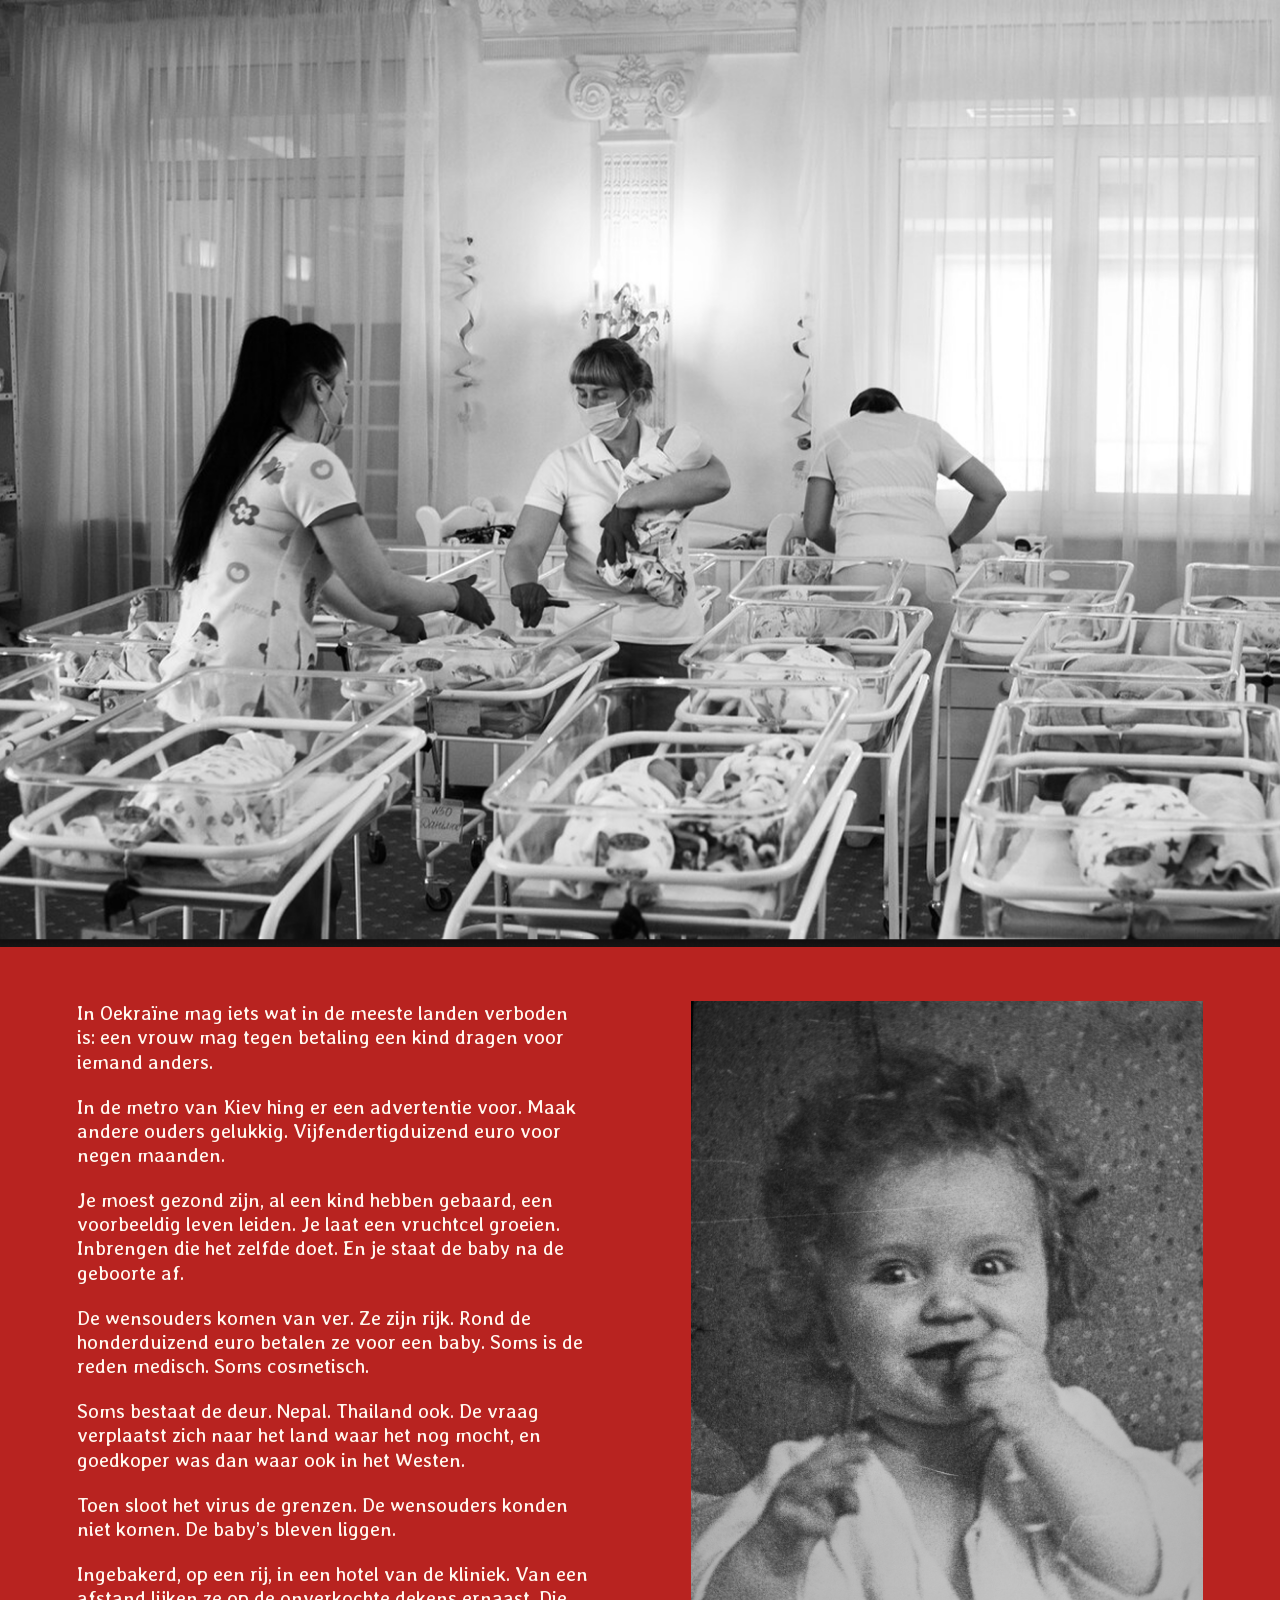
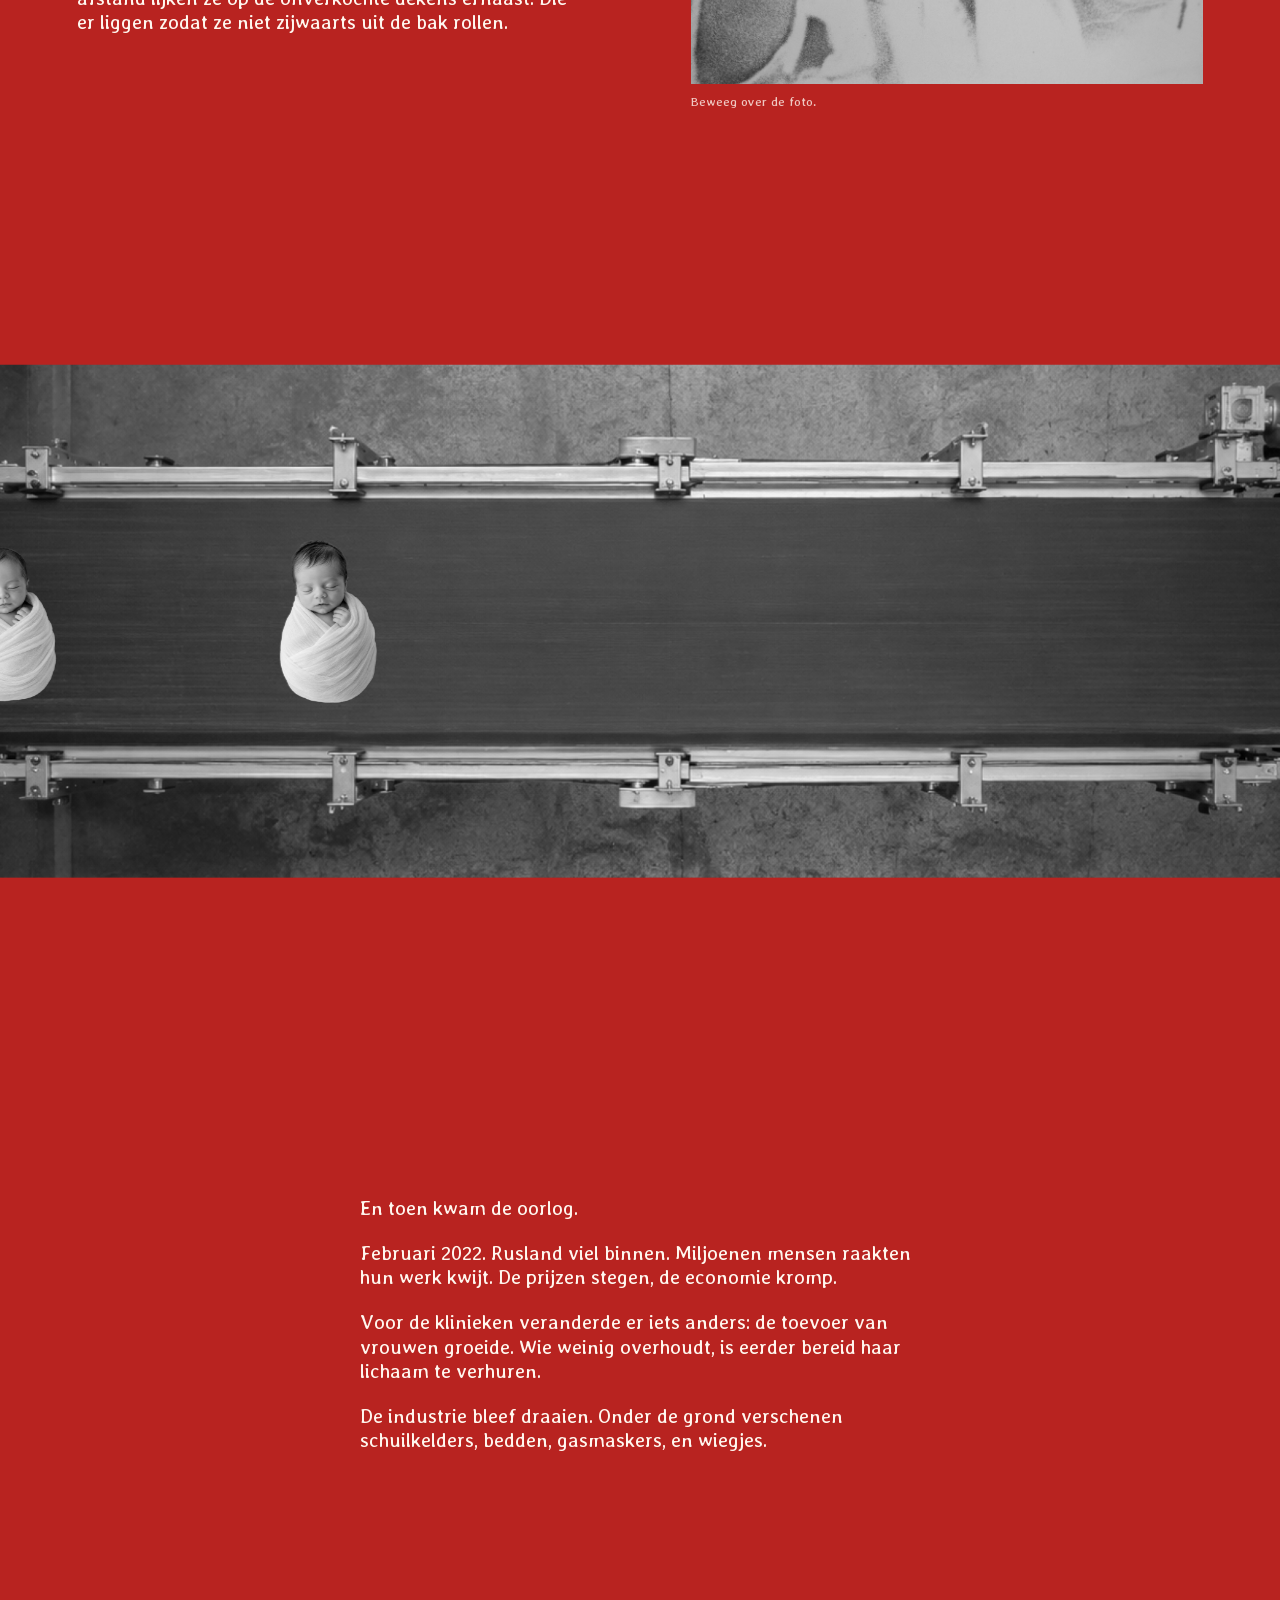
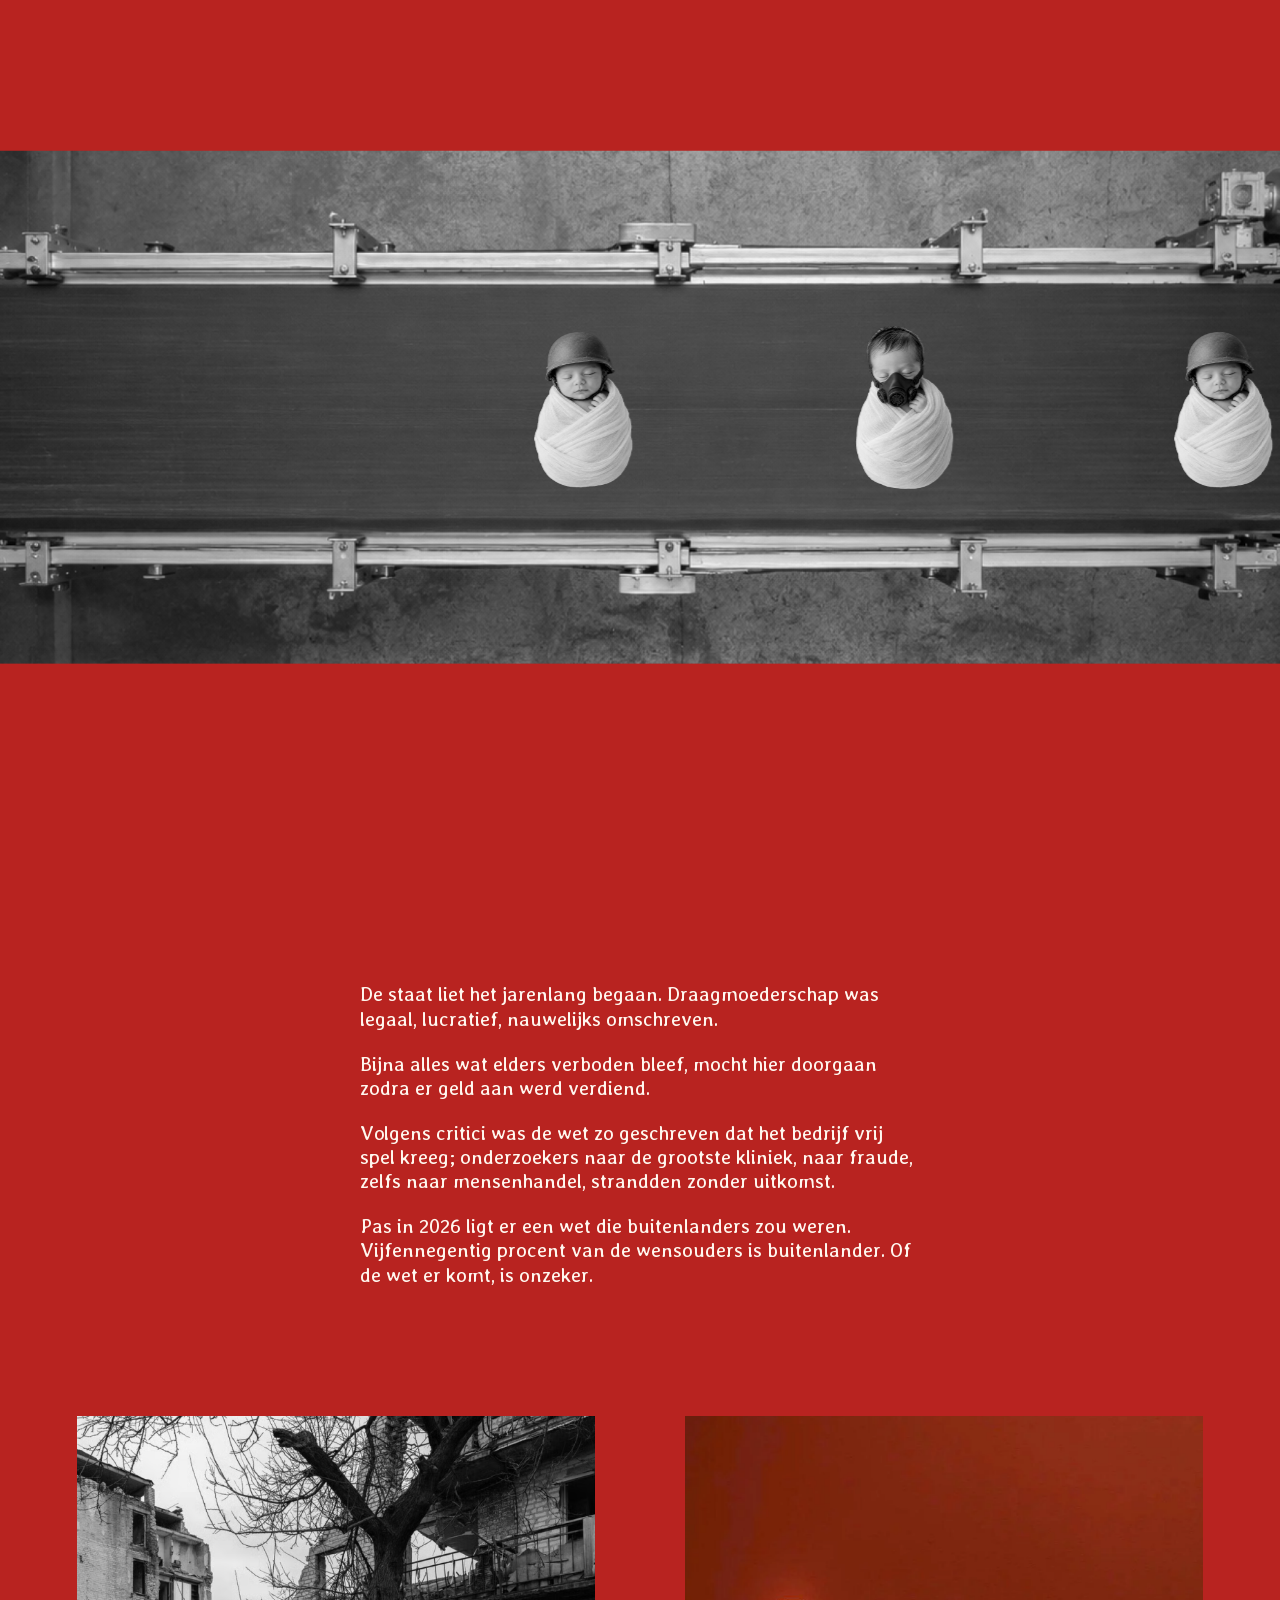
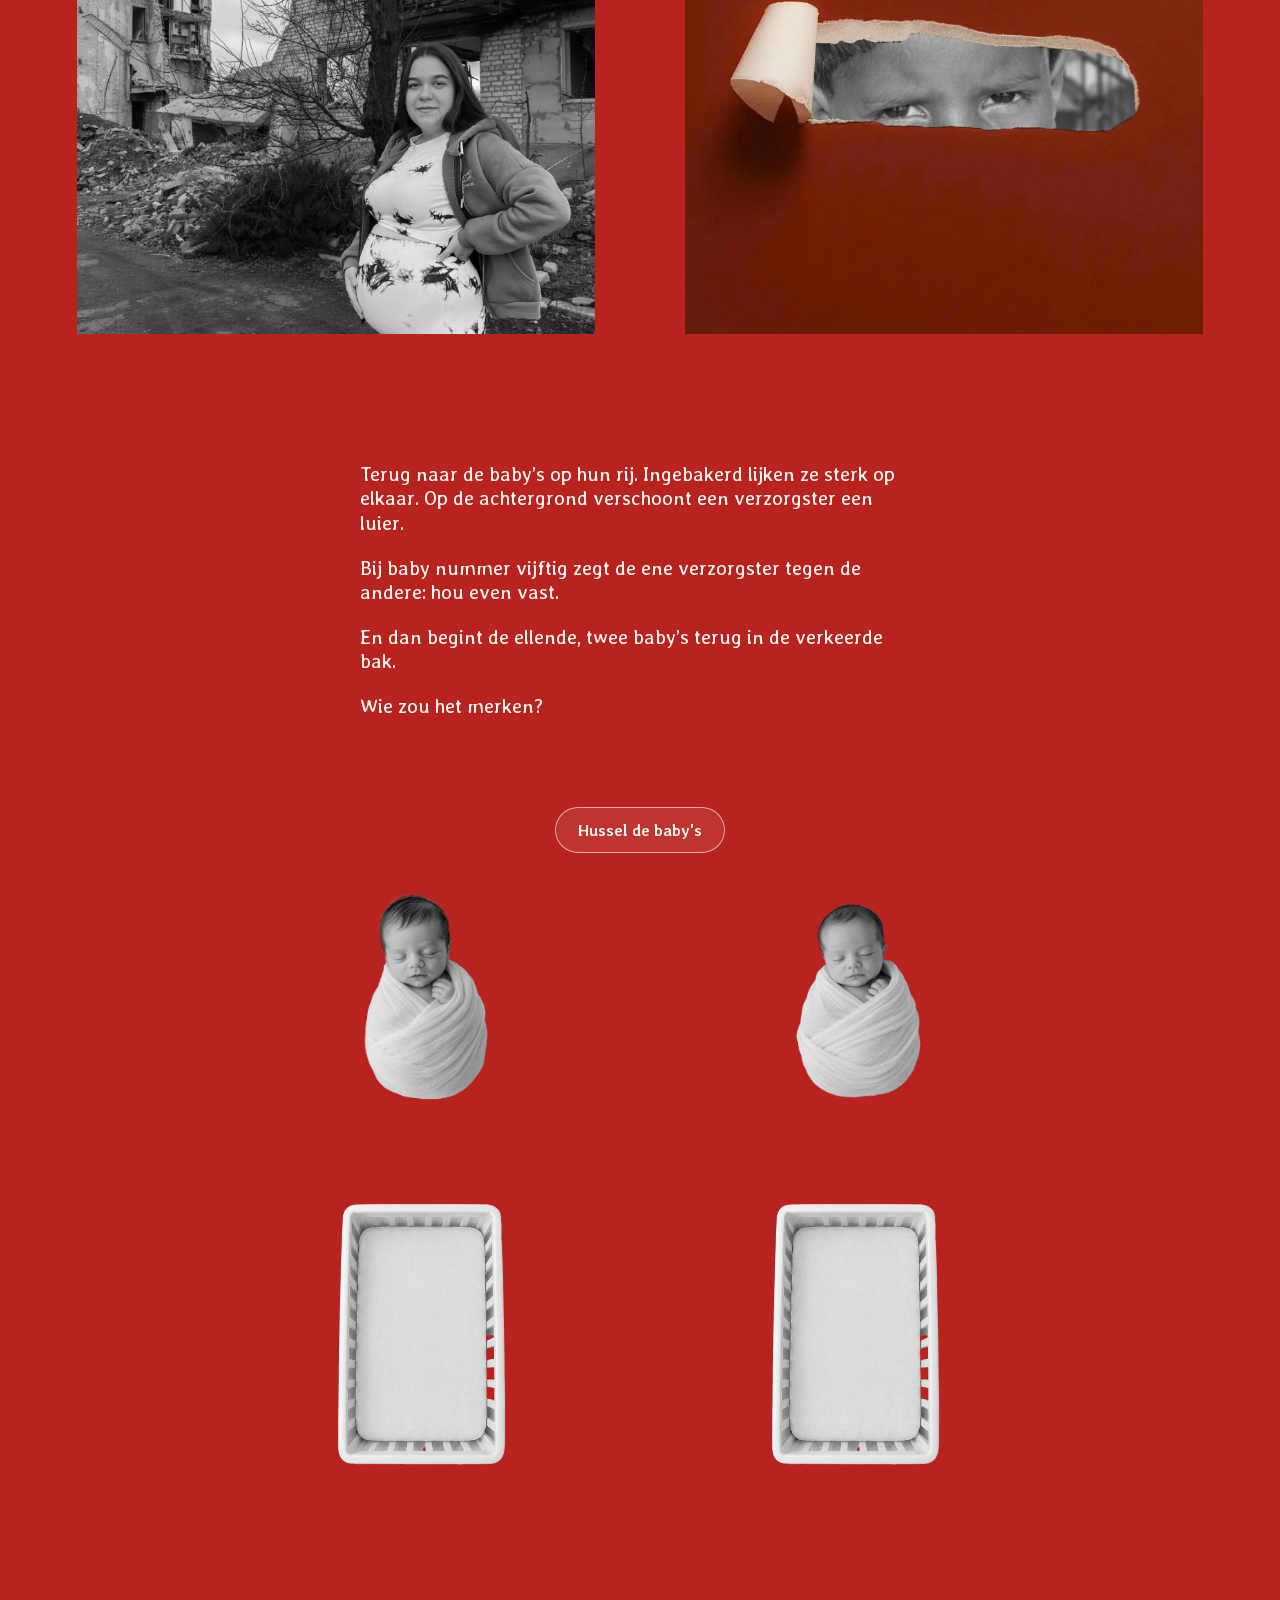
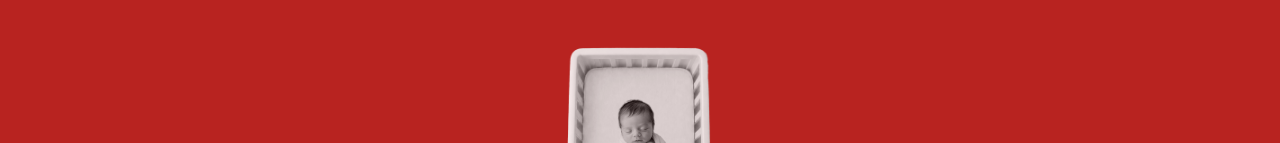
<file: surrogate/index.html>
<!doctype html>
<html lang="nl">
  <head>
    <meta charset="utf-8">
    <meta name="viewport" content="width=device-width, initial-scale=1">
    <title>Andere ouders gelukkig</title>
    <link rel="preconnect" href="https://fonts.googleapis.com">
    <link rel="preconnect" href="https://fonts.gstatic.com" crossorigin>
    <link href="https://fonts.googleapis.com/css2?family=Averia+Libre:wght@300;400;700&display=swap" rel="stylesheet">
    <link rel="stylesheet" href="styles.css">
  </head>
  <body>
    <main>
      <section class="hero hero-audio" aria-label="Het vruchtbaarste land van Europa">
        <img class="hero-image" src="nurses-with-babies.png" alt="Verzorgsters in een kamer vol wiegjes">
        <h1 class="hero-title">Het vruchtbaarste land van Europa</h1>
        <audio class="scroll-audio nursery-audio" src="baby_nursery_audio.mp3" preload="auto" autoplay loop muted data-volume="0.72"></audio>
      </section>

      <section class="intro section-pad">
        <div class="text-block">
          <p>In Oekraïne mag iets wat in de meeste landen verboden is: een vrouw mag tegen betaling een kind dragen voor iemand anders.</p>
          <p>In de metro van Kiev hing er een advertentie voor. Maak andere ouders gelukkig. Vijfendertigduizend euro voor negen maanden.</p>
          <p>Je moest gezond zijn, al een kind hebben gebaard, een voorbeeldig leven leiden. Je laat een vruchtcel groeien. Inbrengen die het zelfde doet. En je staat de baby na de geboorte af.</p>
          <p>De wensouders komen van ver. Ze zijn rijk. Rond de honderduizend euro betalen ze voor een baby. Soms is de reden medisch. Soms cosmetisch.</p>
          <p>Soms bestaat de deur. Nepal. Thailand ook. De vraag verplaatst zich naar het land waar het nog mocht, en goedkoper was dan waar ook in het Westen.</p>
          <p>Toen sloot het virus de grenzen. De wensouders konden niet komen. De baby’s bleven liggen.</p>
          <p>Ingebakerd, op een rij, in een hotel van de kliniek. Van een afstand lijken ze op de onverkochte dekens ernaast. Die er liggen zodat ze niet zijwaarts uit de bak rollen.</p>
        </div>

        <figure class="price-scene" aria-label="Interactieve babyfoto met prijsstickers">
          <img class="baby-price" src="baby_voor_prijssticker.png" alt="Zwart-wit babyportret">
          <div class="sticker-layer" aria-hidden="true"></div>
          <figcaption>Beweeg over de foto.</figcaption>
        </figure>
      </section>

      <section class="belt-stage belt-stage-one" data-direction="right">
        <div class="belt-frame">
          <img class="belt-base" src="lopende-band-zonder-benen.png" alt="Lopende band">
          <div class="belt-babies belt-babies-right" aria-hidden="true">
            <img src="babyA.png" alt="">
            <img src="babyB.png" alt="">
            <img src="babyA.png" alt="">
            <img src="babyB.png" alt="">
            <img src="babyA.png" alt="">
          </div>
        </div>
      </section>

      <section class="text-only section-pad war-audio bunker-zone" aria-label="En toen kwam de oorlog">
        <div class="text-block narrow">
          <p>En toen kwam de oorlog.</p>
          <p>Februari 2022. Rusland viel binnen. Miljoenen mensen raakten hun werk kwijt. De prijzen stegen, de economie kromp.</p>
          <p>Voor de klinieken veranderde er iets anders: de toevoer van vrouwen groeide. Wie weinig overhoudt, is eerder bereid haar lichaam te verhuren.</p>
          <p>De industrie bleef draaien. Onder de grond verschenen schuilkelders, bedden, gasmaskers, en wiegjes.</p>
        </div>
        <audio class="scroll-audio bunker-audio" src="bunker.mp3" preload="auto" autoplay loop muted data-volume="0.72"></audio>
      </section>

      <section class="belt-stage belt-stage-two bunker-zone" data-direction="left">
        <div class="belt-frame">
          <img class="belt-base" src="lopende-band-zonder-benen.png" alt="Lopende band zonder benen">
          <div class="belt-babies belt-babies-left" aria-hidden="true">
            <img src="helm.png" alt="">
            <img src="gasmask.png" alt="">
            <img src="helm.png" alt="">
            <img src="gasmask.png" alt="">
            <img src="helm.png" alt="">
            <img src="gasmask.png" alt="">
          </div>
        </div>
      </section>

      <section class="text-only section-pad">
        <div class="text-block narrow">
          <p>De staat liet het jarenlang begaan. Draagmoederschap was legaal, lucratief, nauwelijks omschreven.</p>
          <p>Bijna alles wat elders verboden bleef, mocht hier doorgaan zodra er geld aan werd verdiend.</p>
          <p>Volgens critici was de wet zo geschreven dat het bedrijf vrij spel kreeg; onderzoekers naar de grootste kliniek, naar fraude, zelfs naar mensenhandel, strandden zonder uitkomst.</p>
          <p>Pas in 2026 ligt er een wet die buitenlanders zou weren. Vijfennegentig procent van de wensouders is buitenlander. Of de wet er komt, is onzeker.</p>
        </div>
      </section>

      <section class="portrait-choice section-pad" id="verhalen">
        <button class="portrait-card karina-card" type="button" data-story="karina" aria-haspopup="dialog">
          <span class="portrait-thumb karina-thumb">
            <img class="karina-base" src="karina_rubbish.png" alt="Karina voor verwoeste gebouwen">
            <img class="karina-hover" src="frame-7.png" alt="">
          </span>
          <span>Karina</span>
        </button>
        <button class="portrait-card wei-card" type="button" data-story="wei" aria-haspopup="dialog">
          <span class="tear-thumb">
            <img class="wei-under" src="weithumb.png" alt="">
            <img class="tear-over" src="peeping-1.png" alt="">
          </span>
          <span>Wei</span>
        </button>
      </section>

      <section class="text-only section-pad">
        <div class="text-block wide">
          <p>Terug naar de baby’s op hun rij. Ingebakerd lijken ze sterk op elkaar. Op de achtergrond verschoont een verzorgster een luier.</p>
          <p>Bij baby nummer vijftig zegt de ene verzorgster tegen de andere: hou even vast.</p>
          <p>En dan begint de ellende, twee baby’s terug in de verkeerde bak.</p>
          <p>Wie zou het merken?</p>
        </div>
      </section>

      <section class="shuffle-game section-pad" aria-labelledby="shuffle-title">
        <h1 id="shuffle-title" class="sr-only">Wie hoort waar?</h1>
        <button class="shuffle-button" type="button">Hussel de baby's</button>
        <div class="game-board">
          <div class="ambient-cribs" aria-hidden="true">
            <div class="ambient-crib ambient-crib-left top"><img src="Wieg.png" alt=""><img class="ambient-baby" src="babyA.png" alt=""></div>
            <div class="ambient-crib ambient-crib-right top"><img src="Wieg.png" alt=""><img class="ambient-baby" src="babyB.png" alt=""></div>
            <div class="ambient-crib ambient-crib-left bottom"><img src="Wieg.png" alt=""><img class="ambient-baby" src="babyB.png" alt=""></div>
            <div class="ambient-crib ambient-crib-mid bottom"><img src="Wieg.png" alt=""><img class="ambient-baby" src="babyA.png" alt=""></div>
            <div class="ambient-crib ambient-crib-right bottom"><img src="Wieg.png" alt=""><img class="ambient-baby" src="babyA.png" alt=""></div>
          </div>
          <div class="baby-pool" aria-label="Sleepbare baby's">
            <div class="baby-start" data-home="a">
              <button class="game-baby" type="button" draggable="true" data-baby="a" aria-label="Baby A">
                <img src="babyA.png" alt="">
              </button>
            </div>
            <div class="baby-start" data-home="b">
              <button class="game-baby" type="button" draggable="true" data-baby="b" aria-label="Baby B">
                <img src="babyB.png" alt="">
              </button>
            </div>
          </div>
          <div class="crib-row">
            <div class="crib-slot" data-accept="a" aria-label="Wieg links">
              <img src="Wieg.png" alt="">
            </div>
            <div class="crib-slot" data-accept="b" aria-label="Wieg rechts">
              <img src="Wieg.png" alt="">
            </div>
          </div>
        </div>
        <p class="game-result sr-only" role="status" aria-live="polite">Sleep de twee baby’s naar de wiegjes.</p>
      </section>
    </main>

    <dialog class="story-dialog" aria-labelledby="dialog-title">
      <button class="close-dialog" type="button" aria-label="Sluit verhaal">×</button>
      <div class="dialog-media"></div>
      <div class="dialog-copy">
        <p class="dialog-kicker">Portret</p>
        <h2 id="dialog-title"></h2>
        <p class="dialog-text"></p>
      </div>
    </dialog>

    <script src="script.js"></script>
  </body>
</html>
</file>
<file: surrogate/styles.css>
:root {
  --red: #b82320;
  --red-dark: #8d1a16;
  --paper: #f5eee4;
  --ink: #fff7ef;
  --black: #161313;
  --article-size: clamp(17px, 1.55vw, 24px);
  --page-margin: clamp(32px, 6vw, 124px);
}

* {
  box-sizing: border-box;
}

html {
  background: var(--red);
  color: var(--ink);
  font-family: "Averia Libre", Arial, Helvetica, sans-serif;
  scroll-behavior: smooth;
}

body {
  margin: 0;
  min-width: 320px;
  background: var(--red);
}

img {
  display: block;
  max-width: 100%;
}

button {
  font: inherit;
}

.sr-only {
  position: absolute;
  width: 1px;
  height: 1px;
  padding: 0;
  margin: -1px;
  overflow: hidden;
  clip: rect(0, 0, 0, 0);
  white-space: nowrap;
  border: 0;
}

.section-pad {
  width: auto;
  margin-left: var(--page-margin);
  margin-right: var(--page-margin);
}

.hero {
  position: relative;
  width: 100vw;
  min-height: clamp(520px, 74vw, 960px);
  margin: 0 0 42px;
  overflow: hidden;
  display: grid;
  place-items: center;
  background: var(--black);
}

.hero-image {
  width: 100%;
  height: 100%;
  min-height: inherit;
  object-fit: cover;
  filter: grayscale(1);
  transition: filter 420ms ease, transform 420ms ease, opacity 420ms ease;
}

.hero::after {
  content: "";
  position: absolute;
  inset: 0;
  background: rgba(0, 0, 0, 0);
  transition: background 420ms ease;
  pointer-events: none;
}

.hero-title {
  position: absolute;
  z-index: 1;
  width: min(1180px, calc(100vw - 40px));
  margin: 0;
  color: var(--ink);
  text-align: center;
  font-size: clamp(46px, 8vw, 132px);
  font-weight: 700;
  line-height: 0.92;
  opacity: 0;
  transform: translateY(18px);
  transition: opacity 420ms ease, transform 420ms ease;
}

.hero:hover .hero-image,
.hero:focus-within .hero-image,
.hero.is-hovered .hero-image {
  filter: grayscale(1) blur(8px);
  transform: scale(1.025);
  opacity: 0.72;
}

.hero:hover::after,
.hero:focus-within::after,
.hero.is-hovered::after {
  background: rgba(0, 0, 0, 0.22);
}

.hero:hover .hero-title,
.hero:focus-within .hero-title,
.hero.is-hovered .hero-title {
  opacity: 1;
  transform: translateY(0);
}

.intro {
  display: grid;
  grid-template-columns: minmax(260px, 540px) minmax(260px, 660px);
  gap: clamp(36px, 8vw, 120px);
  align-items: start;
  padding: 12px 0 22px;
}

.text-block {
  font-size: var(--article-size);
  line-height: 1.22;
  max-width: 560px;
}

.text-block p {
  margin: 0 0 1.05em;
}

.text-block.narrow {
  margin-left: 0;
}

.text-block.wide {
  max-width: 560px;
  margin-left: 0;
}

.price-scene {
  position: relative;
  margin: 0;
  width: min(100%, 610px);
  cursor: crosshair;
}

.baby-price {
  filter: grayscale(1);
}

.price-scene figcaption {
  color: rgba(255, 247, 239, 0.78);
  font-size: 13px;
  margin-top: 10px;
}

.sticker-layer {
  position: absolute;
  inset: 0;
  pointer-events: none;
  overflow: hidden;
}

.price-sticker {
  position: absolute;
  width: clamp(60px, 7vw, 112px);
  transform: translate(-50%, -50%) rotate(var(--rot));
  opacity: 0;
  animation: stickerIn 420ms ease forwards;
  filter: drop-shadow(0 7px 8px rgba(0, 0, 0, 0.35));
}

@keyframes stickerIn {
  to {
    opacity: 1;
    transform: translate(-50%, -50%) rotate(var(--rot)) scale(1.03);
  }
}

.belt-stage {
  overflow: hidden;
  padding: 0 0 40px;
}

.belt-frame {
  position: relative;
  width: 100vw;
  margin-left: calc(50% - 50vw);
  overflow: hidden;
}

.belt-base {
  width: 100%;
  height: auto;
  object-fit: contain;
}

.belt-babies {
  position: absolute;
  inset: 0;
  display: flex;
  align-items: center;
  gap: clamp(60px, 12vw, 230px);
  width: max-content;
  will-change: transform;
  pointer-events: none;
}

.belt-babies img {
  width: clamp(110px, 13vw, 230px);
  height: clamp(110px, 13vw, 230px);
  object-fit: contain;
  mix-blend-mode: normal;
  filter: grayscale(1) contrast(1.08);
}

.belt-babies-right {
  left: -42vw;
}

.belt-babies-left {
  right: -42vw;
}

.text-only {
  padding: 44px 0;
}

.text-only .text-block {
  margin-left: auto;
  margin-right: auto;
}

.portrait-choice {
  display: grid;
  grid-template-columns: repeat(2, minmax(260px, 1fr));
  gap: clamp(36px, 7vw, 96px);
  padding: 64px 0 84px;
  align-items: center;
}

.portrait-card {
  position: relative;
  appearance: none;
  border: 0;
  padding: 0;
  background: transparent;
  color: var(--ink);
  cursor: pointer;
  text-align: center;
  overflow: hidden;
}

.portrait-thumb,
.tear-thumb {
  width: 100%;
  aspect-ratio: 1 / 1;
  transition: transform 420ms ease, filter 420ms ease, opacity 420ms ease;
}

.portrait-card:hover .portrait-thumb,
.portrait-card:focus-visible .portrait-thumb,
.portrait-card:hover .tear-thumb,
.portrait-card:focus-visible .tear-thumb {
  transform: scale(1.025);
  filter: grayscale(1) blur(8px);
  opacity: 0.72;
}

.portrait-card span:last-child {
  position: absolute;
  z-index: 2;
  top: 50%;
  left: 50%;
  display: grid;
  place-items: center;
  width: calc(100% - 40px);
  margin: 0;
  color: var(--ink);
  font-size: clamp(42px, 7vw, 112px);
  font-weight: 700;
  line-height: 0.92;
  opacity: 0;
  transform: translate(-50%, calc(-50% + 18px));
  transition: opacity 420ms ease, transform 420ms ease;
}

.portrait-card::after {
  content: "";
  position: absolute;
  inset: 0;
  background: rgba(0, 0, 0, 0);
  pointer-events: none;
  transition: background 420ms ease;
}

.portrait-card:hover::after,
.portrait-card:focus-visible::after {
  background: rgba(0, 0, 0, 0.22);
}

.portrait-card:hover span:last-child,
.portrait-card:focus-visible span:last-child {
  opacity: 1;
  transform: translate(-50%, -50%);
}

.portrait-thumb {
  position: relative;
  display: block;
  overflow: hidden;
  background: var(--red-dark);
}

.portrait-thumb img,
.tear-thumb img {
  position: absolute;
  inset: 0;
  width: 100%;
  height: 100%;
  object-fit: cover;
}

.karina-hover {
  opacity: 0;
  transition: opacity 420ms ease;
}

.karina-card:hover .karina-hover,
.karina-card:focus-visible .karina-hover {
  opacity: 1;
}

.tear-thumb {
  position: relative;
  display: block;
  overflow: hidden;
  background: var(--red-dark);
}

.tear-thumb .wei-under {
  position: absolute;
  inset: 0;
  width: 100%;
  height: 100%;
  object-fit: cover;
  object-position: center;
}

.tear-thumb .tear-over {
  position: absolute;
  inset: 0;
  width: 100%;
  height: 100%;
  object-fit: cover;
}

.shuffle-game {
  padding: 24px 0 96px;
  overflow: hidden;
}

.shuffle-button,
.close-dialog {
  border: 1px solid rgba(255, 247, 239, 0.62);
  background: rgba(255, 247, 239, 0.08);
  color: var(--ink);
  cursor: pointer;
}

.shuffle-button {
  position: relative;
  z-index: 3;
  display: block;
  min-height: 46px;
  margin: 0 auto 34px;
  padding: 0 22px;
  border-radius: 999px;
  font-weight: 700;
}

.game-board {
  min-height: 760px;
  position: relative;
  isolation: isolate;
}

.baby-pool,
.crib-row {
  display: grid;
  grid-template-columns: repeat(2, minmax(150px, 280px));
  justify-content: center;
  gap: clamp(44px, 12vw, 190px);
}

.baby-pool {
  position: relative;
  z-index: 2;
  min-height: 220px;
  align-items: center;
}

.baby-start {
  min-height: 220px;
  display: grid;
  place-items: center;
}

.game-baby {
  width: clamp(120px, 18vw, 210px);
  aspect-ratio: 1 / 1;
  border: 0;
  padding: 0;
  margin: 0;
  background: transparent;
  cursor: grab;
  touch-action: none;
  transition: transform 300ms ease;
}

.game-baby:active {
  cursor: grabbing;
}

.game-baby img {
  width: 100%;
  height: 100%;
  object-fit: contain;
  mix-blend-mode: normal;
  filter: grayscale(1);
}

.game-baby.is-shuffling {
  animation: shuffleMove 780ms cubic-bezier(.36,.03,.2,1) 2;
}

@keyframes shuffleMove {
  0% { transform: translateX(0) rotate(0); }
  35% { transform: translateX(var(--jump-a)) translateY(34px) rotate(16deg); }
  70% { transform: translateX(var(--jump-b)) translateY(-18px) rotate(-12deg); }
  100% { transform: translateX(0) rotate(0); }
}

.crib-row {
  position: relative;
  z-index: 2;
  margin-top: 18px;
}

.crib-slot {
  position: relative;
  min-height: clamp(230px, 34vw, 420px);
  display: grid;
  place-items: center;
  border: 0;
  background: transparent;
}

.crib-slot.is-over {
  background: rgba(255, 247, 239, 0.08);
}

.crib-slot > img {
  width: min(100%, 310px);
  filter: grayscale(1);
}

.crib-slot .game-baby {
  position: absolute;
  width: clamp(92px, 12vw, 160px);
  top: 20%;
  left: 50%;
  transform: translateX(-50%);
}

.game-result {
  min-height: 32px;
  margin: 32px 0 0;
  text-align: center;
  font-size: var(--article-size);
}

.ambient-cribs {
  position: absolute;
  z-index: 1;
  inset: -90px -24vw -210px;
  pointer-events: none;
  opacity: 0.92;
}

.ambient-crib {
  position: absolute;
  width: clamp(190px, 19vw, 360px);
  filter: grayscale(1);
}

.ambient-crib > img:first-child {
  width: 100%;
}

.ambient-baby {
  position: absolute;
  width: 44%;
  left: 50%;
  top: 24%;
  transform: translateX(-50%);
}

.ambient-crib-left {
  left: -6vw;
}

.ambient-crib-mid {
  left: 50%;
  transform: translateX(-50%);
}

.ambient-crib-right {
  right: -6vw;
}

.ambient-crib.top {
  top: 210px;
}

.ambient-crib.bottom {
  bottom: -26px;
}

.story-dialog {
  width: min(1180px, calc(100vw - 48px));
  max-height: calc(100vh - 48px);
  border: 0;
  padding: 0;
  background: var(--paper);
  color: var(--black);
  box-shadow: 0 28px 80px rgba(0, 0, 0, 0.45);
  overflow: hidden;
}

.story-dialog::backdrop {
  background: rgba(0, 0, 0, 0.72);
}

.story-dialog[open] {
  display: grid;
  grid-template-columns: minmax(260px, 44%) 1fr;
}

.dialog-media {
  min-height: min(720px, calc(100vh - 48px));
  background-size: cover;
  background-position: center;
  filter: grayscale(1);
}

.dialog-copy {
  padding: clamp(22px, 3vw, 42px);
  align-self: center;
  max-height: calc(100vh - 48px);
  overflow: auto;
}

.dialog-kicker {
  margin: 0 0 12px;
  text-transform: uppercase;
  font-size: 12px;
  font-weight: 700;
  letter-spacing: 0;
  color: var(--red-dark);
}

.dialog-copy h2 {
  margin: 0 0 16px;
  font-size: clamp(34px, 4.4vw, 64px);
}

.dialog-text {
  margin: 0;
  font-size: clamp(17px, 1.45vw, 23px);
  line-height: 1.12;
}

.close-dialog {
  position: absolute;
  z-index: 2;
  top: 14px;
  right: 14px;
  width: 42px;
  height: 42px;
  border-radius: 50%;
  color: var(--black);
  border-color: rgba(22, 19, 19, 0.22);
}

@media (max-width: 760px) {
  .section-pad {
    margin-left: 24px;
    margin-right: 24px;
  }

  .hero {
    min-height: 78vh;
    margin-bottom: 32px;
  }

  .hero-title {
    font-size: clamp(40px, 13vw, 76px);
  }

  .intro,
  .portrait-choice {
    grid-template-columns: 1fr;
  }

  .text-block.narrow,
  .text-block.wide {
    margin-left: 0;
  }

  .belt-babies img {
    width: 120px;
    height: 120px;
  }

  .baby-pool,
  .crib-row {
    grid-template-columns: repeat(2, minmax(120px, 1fr));
    gap: 20px;
  }

  .game-board {
    min-height: 500px;
  }

  .story-dialog[open] {
    grid-template-columns: 1fr;
  }

  .dialog-media {
    min-height: 300px;
  }
}
</file>
